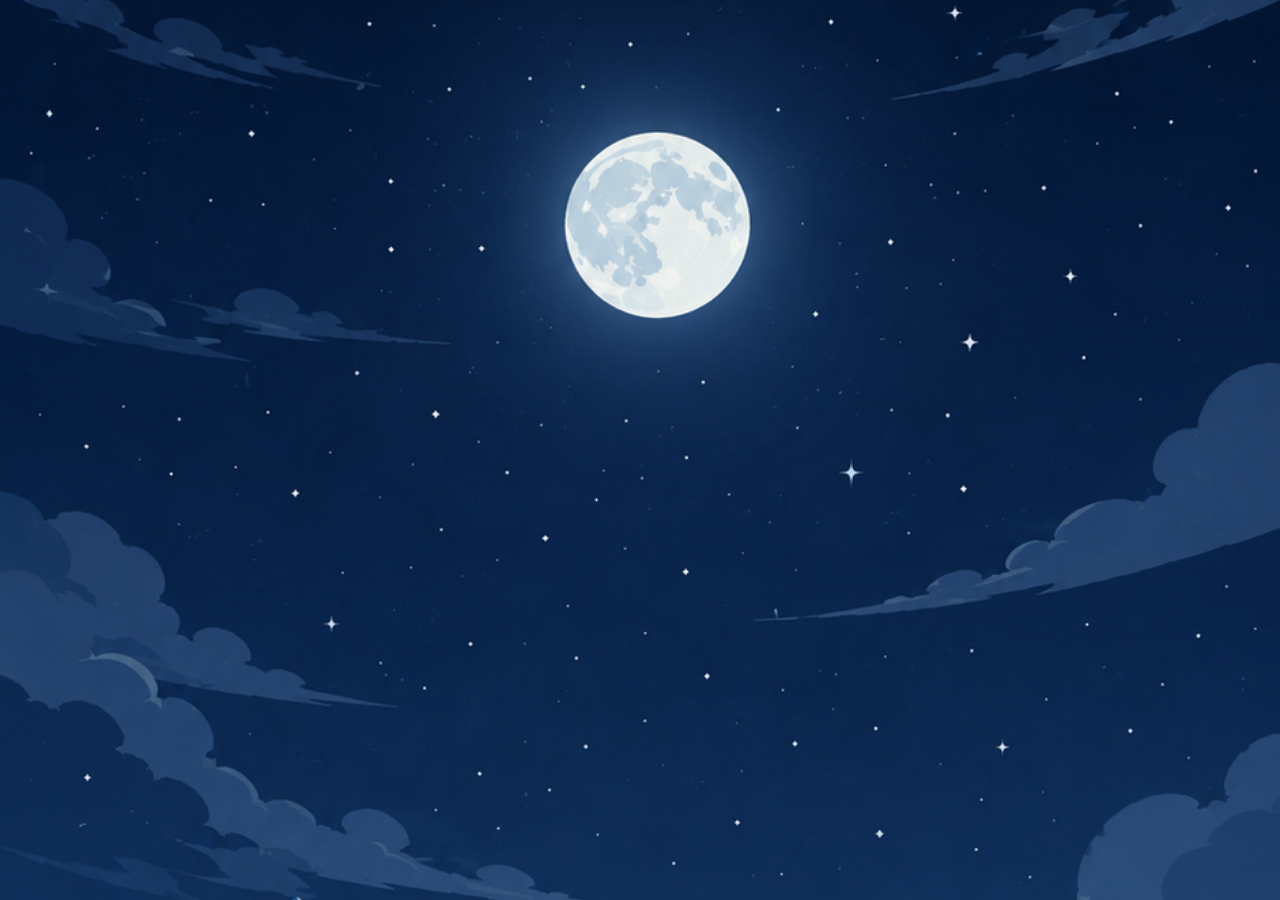
<file: index.html>
<!DOCTYPE html>
<html lang="zh-Hant">

<head>

    <meta charset="UTF-8">
    <meta name="viewport" content="width=device-width, initial-scale=1.0">

    <title>ROOM404</title>

    <link rel="stylesheet" href="css/style.css">

</head>

<body>

    <div id="scene">

        <img src="images/moon-sky.png"
             class="layer moon"
             data-speed="0.05">

        <img src="images/tree-canopy.png"
             class="layer canopy"
             data-speed="0.30">

        <img src="images/forest-dark.png"
             class="layer forest"
             data-speed="0.80">

        <img src="images/fog-dark.png"
             class="layer fog"
             data-speed="1.50">

    </div>

    <div id="message">

        <h1>404</h1>

        <p>

            這裡什麼也沒有...

            <br>

            除非你誠心宣誓。

        </p>

    </div>

    <div id="spellArea">

        <button id="spellBtn">

            我在此誠心宣誓，
            我沒幹好事。

        </button>

    </div>

    <div id="inkTransition">

        <img src="images/ink-splash.png"
             alt="Ink">

    </div>

    <script src="js/main.js"></script>

</body>

</html>
</file>
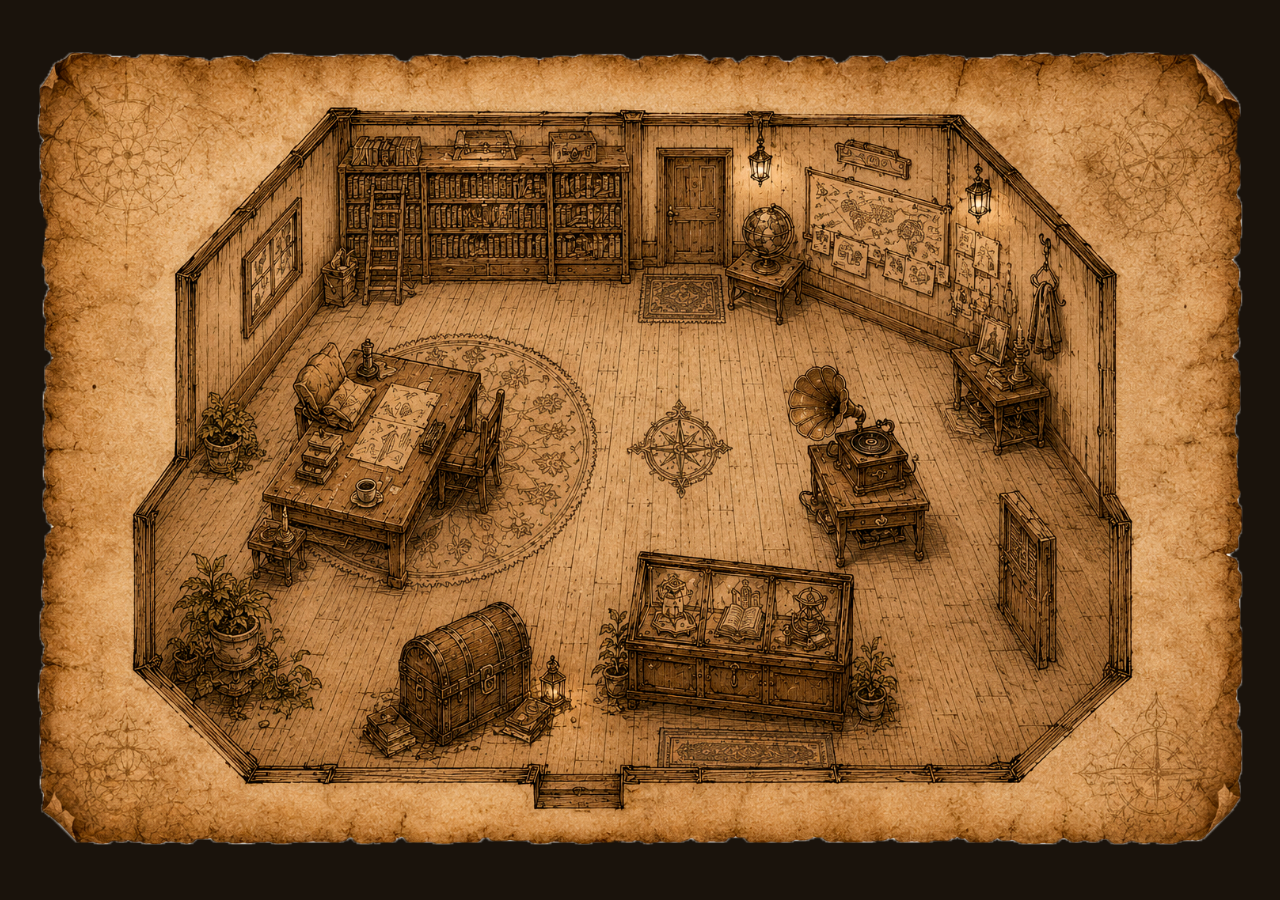
<file: room404.html>
<!DOCTYPE html>
<html lang="zh-Hant">

<head>

    <meta charset="UTF-8">

    <meta name="viewport"
          content="width=device-width, initial-scale=1.0">

    <title>ROOM404</title>

    <link href="https://cdn.jsdelivr.net/npm/bootstrap@5.3.3/dist/css/bootstrap.min.css"
          rel="stylesheet">

    <link href="https://unpkg.com/aos@2.3.4/dist/aos.css"
          rel="stylesheet">

    <link rel="stylesheet"
          href="css/room404.css">

</head>

<body>

    <div id="roomContainer">

        <img src="images/parchment-map.png"
             id="roomImage">

        <div class="hotspot" id="deskBtn"></div>
        <div class="hotspot" id="bookBtn"></div>
        <div class="hotspot" id="globeBtn"></div>
        <div class="hotspot" id="gramophoneBtn"></div>
        <div class="hotspot" id="projectBtn"></div>
        <div class="hotspot" id="treasureBtn"></div>
        <div class="hotspot" id="doorBtn"></div>

    </div>

    <div id="tooltip"></div>

    <div class="modal fade"
         id="roomModal"
         tabindex="-1">

        <div class="modal-dialog modal-xl modal-dialog-centered">

            <div class="modal-content">

                <div class="modal-header">

                    <h5 class="modal-title"
                        id="modalTitle"></h5>

                    <button type="button"
                            class="btn-close"
                            data-bs-dismiss="modal">
                    </button>

                </div>

                <div class="modal-body"
                     id="modalBody">
                </div>

            </div>

        </div>

    </div>

    <script src="https://cdn.jsdelivr.net/npm/bootstrap@5.3.3/dist/js/bootstrap.bundle.min.js"></script>

    <script src="https://unpkg.com/aos@2.3.4/dist/aos.js"></script>

    <script src="js/room404.js"></script>

</body>

</html>
</file>
<file: css/style.css>
* {
    margin: 0;
    padding: 0;
    box-sizing: border-box;
}

html,
body {
    width: 100%;
    height: 100%;
    overflow: hidden;
    background: #000;
    font-family: "Microsoft JhengHei", sans-serif;
}

/* =====================
   Scene
===================== */

#scene {
    position: fixed;
    inset: 0;
    overflow: hidden;
}

/* =====================
   Layers
===================== */

.layer {
    position: absolute;
    width: 100%;
    left: 0;
    pointer-events: none;
    user-select: none;
}

.moon {
    top: -300px;
    z-index: 1;
}

.canopy {
    top: 300px;
    z-index: 2;
}

.forest {
    top: 1200px;
    z-index: 3;
}

.fog {
    top: 1800px;
    z-index: 4;
    opacity: .8;
}

/* =====================
   404 Message
===================== */

#message {
    position: fixed;
    left: 50%;
    top: 55%;
    transform: translate(-50%,-50%);
    text-align: center;
    color: white;
    opacity: 0;
    z-index: 100;
    transition: opacity 2s;
}

    #message.show {
        opacity: 1;
    }

    #message h1 {
        font-size: 120px;
        letter-spacing: 10px;
        margin-bottom: 20px;
        text-shadow: 0 0 20px rgba(255,255,255,.6), 0 0 50px rgba(180,220,255,.3);
        color:burlywood;
    }

    #message p {
        font-size: 28px;
        line-height: 1.8;
        text-shadow: 0 0 12px rgba(0,0,0,.8);
    }

/* =====================
   Spell
===================== */

#spellArea {
    position: fixed;
    bottom: 60px;
    width: 100%;
    text-align: center;
    opacity: 0;
    transition: 1s;
    z-index: 200;
}

    #spellArea.show {
        opacity: 1;
    }

#spellBtn {
    background: none;
    border: none;
    color: #f6d98d;
    font-size: 28px;
    cursor: pointer;
    transition: .3s;
}

    #spellBtn:hover {
        transform: scale(1.05);
    }

/* =====================
   Ink Transition
===================== */

#inkTransition {
    position: fixed;
    inset: 0;
    display: flex;
    justify-content: center;
    align-items: center;
    background: transparent;
    opacity: 0;
    pointer-events: none;
    z-index: 9999;
}

    #inkTransition.active {
        opacity: 1;
    }

    #inkTransition img {
        width: 300px;
    }

    #inkTransition.active img {
        animation: inkExpand 2.5s forwards;
    }

@keyframes inkExpand {

    0% {
        transform: scale(.1);
        opacity: 0;
    }

    15% {
        opacity: 1;
    }

    100% {
        transform: scale(20);
        opacity: 1;
    }
}
</file>
<file: css/room404.css>
* {
    margin: 0;
    padding: 0;
    box-sizing: border-box;
}

body {
    background: #1a130c;
    overflow: hidden;
    font-family: "Microsoft JhengHei", sans-serif;
}

#roomContainer {
    position: relative;
    width: 100vw;
    height: 100vh;
    display: flex;
    justify-content: center;
    align-items: center;
}

#roomImage {
    max-width: 95vw;
    max-height: 95vh;
    object-fit: contain;
    user-select: none;
}

.hotspot {
    position: absolute;
    cursor: pointer;
    background: transparent;
}

/* 工作桌 */

#deskBtn {
    left: 19%;
    top: 39%;
    width: 16%;
    height: 22%;
}

/* 書櫃 */

#bookBtn {
    left: 33%;
    top: 13%;
    width: 22%;
    height: 14%;
}

/* 地球儀 */

#globeBtn {
    left: 58%;
    top: 23%;
    width: 8%;
    height: 11%;
}

/* 留聲機 */

#gramophoneBtn {
    left: 60%;
    top: 47%;
    width: 13%;
    height: 15%;
}

/* 展示櫃 */

#projectBtn {
    left: 47%;
    top: 70%;
    width: 22%;
    height: 11%;
}

/* 寶箱 */

#treasureBtn {
    left: 30%;
    top: 73%;
    width: 12%;
    height: 12%;
}

/* 門 */

#doorBtn {
    left: 51%;
    top: 11%;
    width: 8%;
    height: 15%;
}

#tooltip {
    position: fixed;
    opacity: 0;
    pointer-events: none;
    background: #3a2915;
    color: #f7e6b4;
    padding: 8px 14px;
    border-radius: 8px;
    transition: .15s;
    z-index: 9999;
}

/* modal */

.modal-content {
    background: #f0dfb2;
    border: 8px solid #8d6a36;
}

.modal-title {
    color: #5a3f19;
}

.modal-body {
    color: #3b2b15;
    line-height: 1.8;
}

.skill-item {
    padding: 10px;
    margin-bottom: 10px;
    background: #e6d2a4;
    border-left: 5px solid #8d6a36;
}

.video-grid {
    display: grid;
    grid-template-columns: repeat(auto-fit,minmax(280px,1fr));
    gap: 20px;
}

.video-card {
    display: block;
    text-decoration: none;
    color: #3b2b15;
}

    .video-card img {
        width: 100%;
        border-radius: 10px;
        border: 3px solid #8d6a36;
    }

    .video-card:hover {
        transform: translateY(-5px);
        transition: .3s;
    }
</file>
